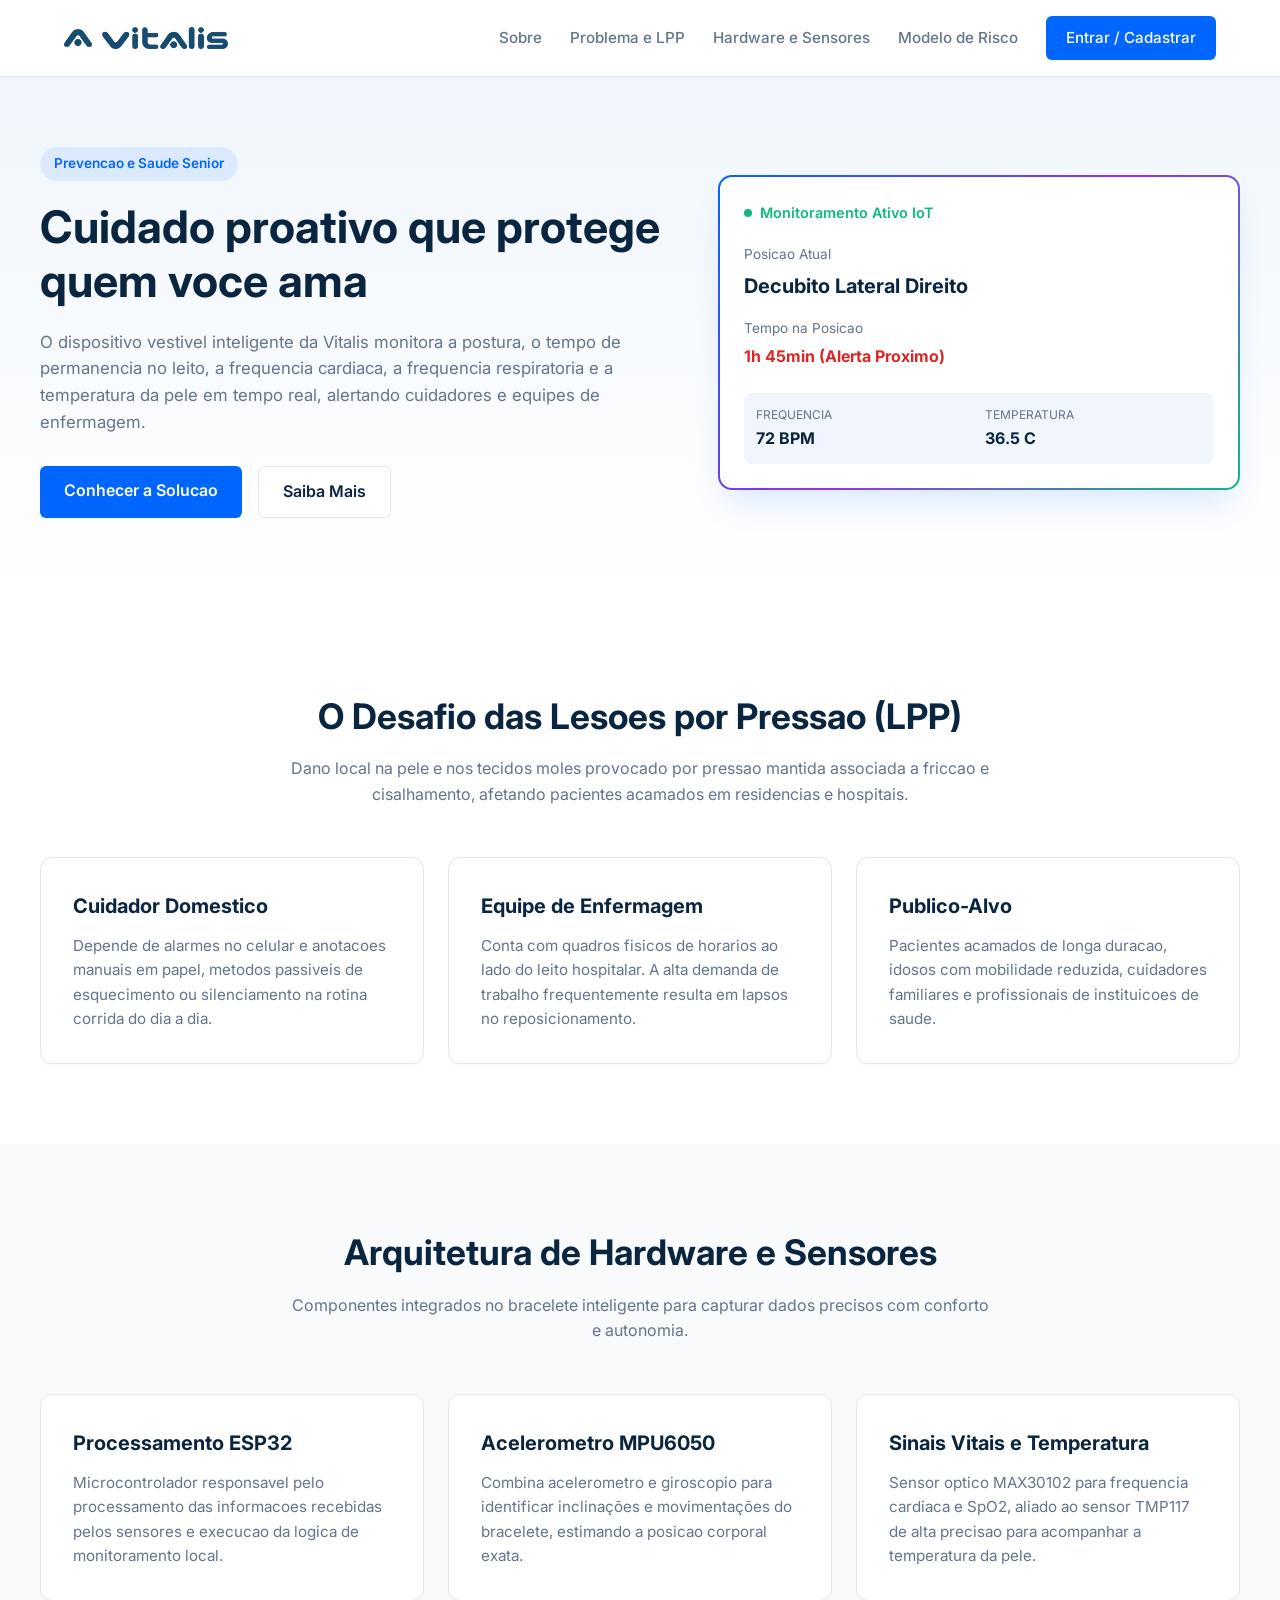
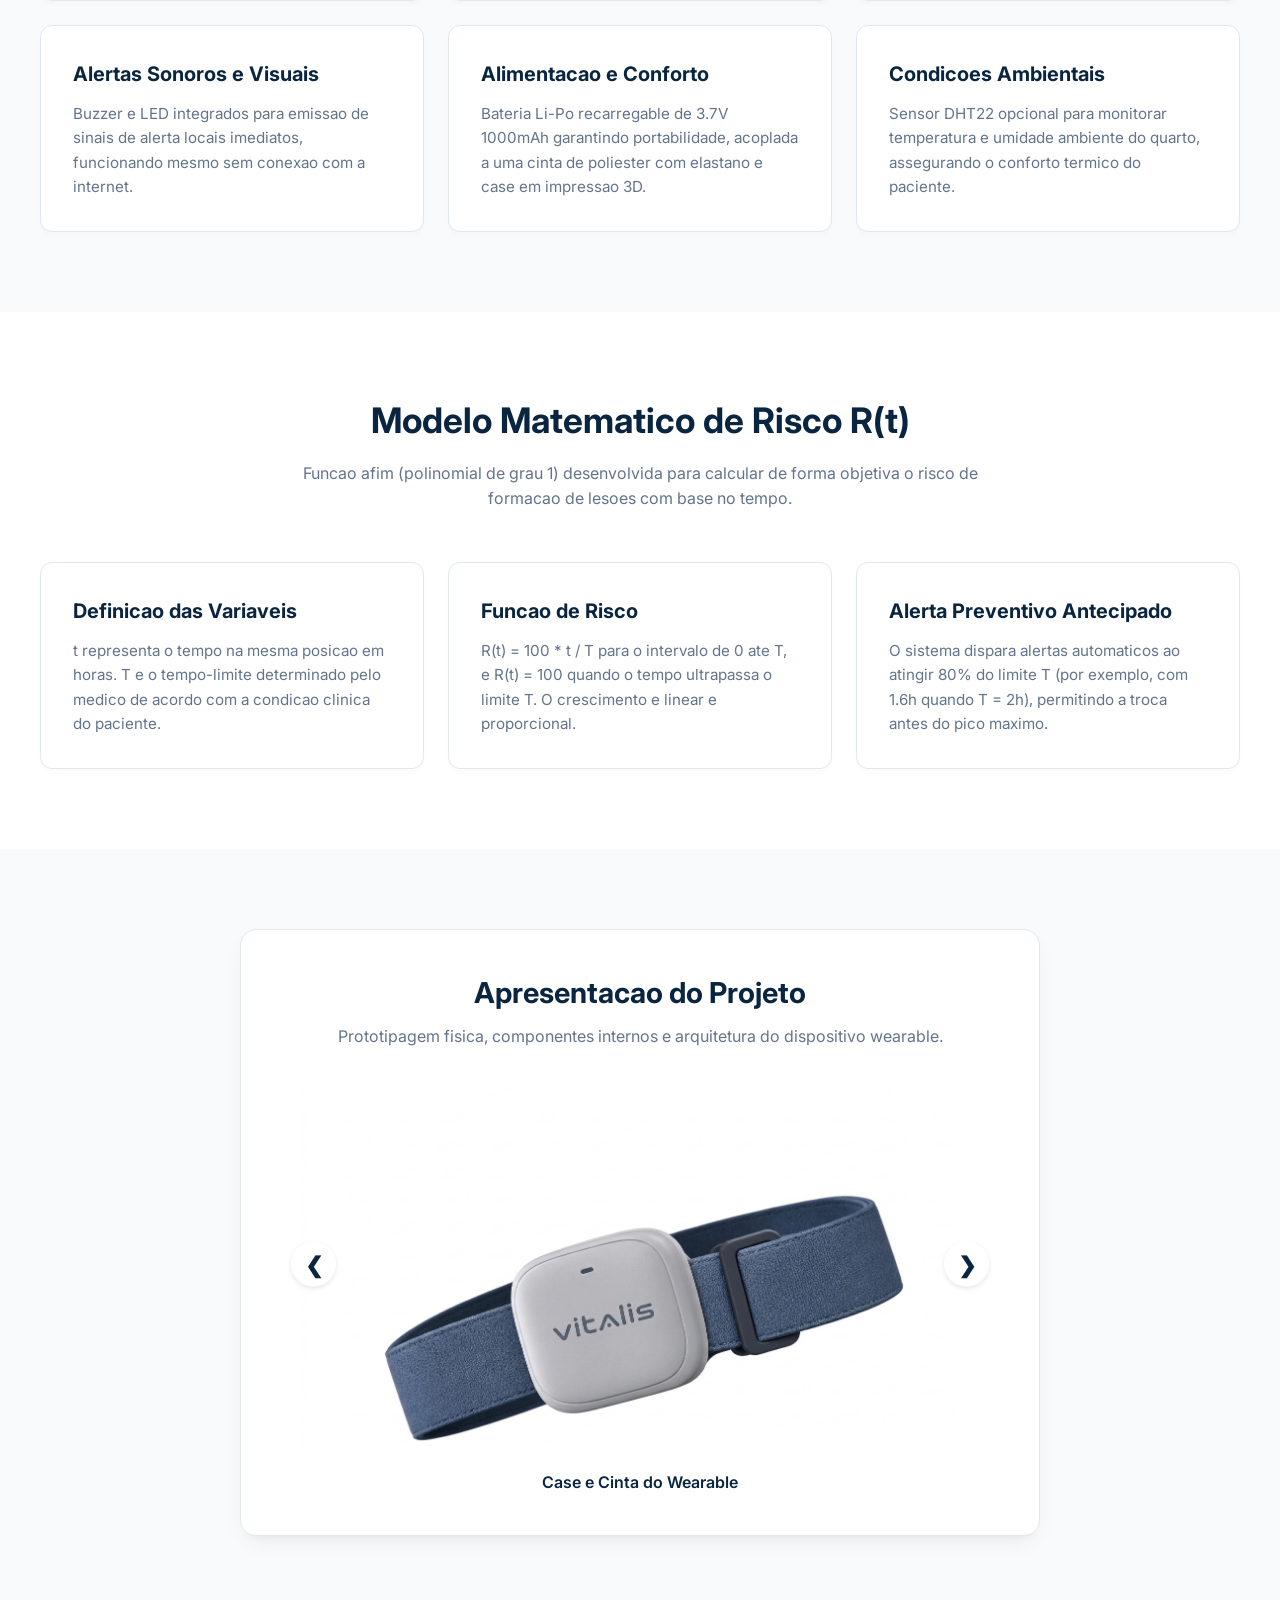
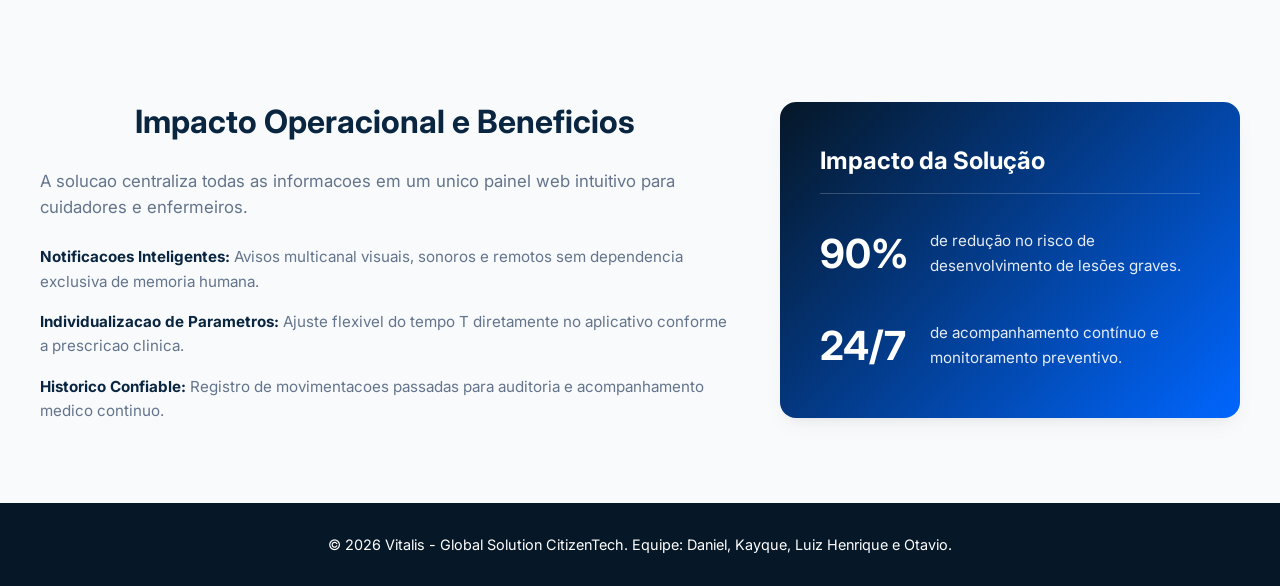
<file: index.html>
<!DOCTYPE html>
<html lang="pt-BR">
<head>
    <meta charset="UTF-8">
    <meta name="viewport" content="width=device-width, initial-scale=1.0">
    <title>Vitalis - Monitoramento Postural e Fisiologico</title>
    <link rel="stylesheet" href="css/style.css">
    <link rel="preconnect" href="https://fonts.googleapis.com">
    <link rel="preconnect" href="https://fonts.gstatic.com" crossorigin>
    <link href="https://fonts.googleapis.com/css2?family=Inter:wght@300;400;500;600;700&display=swap" rel="stylesheet">
</head>
<body>

    <header class="header">
        <div class="header-container">
            <div class="logo-container">
                <img src="img/vitalis-simbolo-azul-escuro.png" alt="Simbolo Vitalis" class="simbolo">
                <img src="img/vitalis-logo-azul-escuro.png" alt="Logotipo Vitalis" class="logo">
            </div>
            <nav class="nav-menu" id="navMenu">
                <a href="#sobre">Sobre</a>
                <a href="#problema">Problema e LPP</a>
                <a href="#tecnologia">Hardware e Sensores</a>
                <a href="#modelo-matematico">Modelo de Risco</a>
                <a href="login/login.html" class="btn-nav-primary">Entrar / Cadastrar</a>
            </nav>
            <div class="menu-toggle" id="menuToggle">
                <span></span>
                <span></span>
                <span></span>
            </div>
        </div>
    </header>

    <main>
        <section class="hero-section" id="sobre">
            <div class="hero-container">
                <div class="hero-text">
                    <span class="badge-tag">Prevencao e Saude Senior</span>
                    <h1>Cuidado proativo que protege quem voce ama</h1>
                    <p>O dispositivo vestivel inteligente da Vitalis monitora a postura, o tempo de permanencia no leito, a frequencia cardiaca, a frequencia respiratoria e a temperatura da pele em tempo real, alertando cuidadores e equipes de enfermagem.</p>
                    <div class="hero-buttons">
                        <a href="login/cadastro.html" class="btn-primary">Conhecer a Solucao</a>
                        <a href="#problema" class="btn-secondary">Saiba Mais</a>
                    </div>
                </div>

                <div class="hero-card-preview">
                    <div class="live-card-wrapper">
                        <div class="live-card">
                            <div class="live-header">
                                <span class="status-dot"></span> Monitoramento Ativo IoT
                            </div>
                            <div class="live-body">
                                <span class="live-label">Posicao Atual</span>
                                <span class="live-value">Decubito Lateral Direito</span>
                                
                                <span class="live-label tempo-margin">Tempo na Posicao</span>
                                <span class="live-alert">1h 45min (Alerta Proximo)</span>

                                <div class="live-metrics-grid">
                                    <div class="metric-box">
                                        <span class="metric-title">Frequencia</span>
                                        <span class="metric-val">72 BPM</span>
                                    </div>
                                    <div class="metric-box">
                                        <span class="metric-title">Temperatura</span>
                                        <span class="metric-val">36.5 C</span>
                                    </div>
                                </div>
                            </div>
                        </div>
                    </div>
                </div>
            </div>
        </section>

        <section class="secao-padrao" id="problema">
            <div class="container">
                <h2>O Desafio das Lesoes por Pressao (LPP)</h2>
                <p class="section-desc">Dano local na pele e nos tecidos moles provocado por pressao mantida associada a friccao e cisalhamento, afetando pacientes acamados em residencias e hospitais.</p>

                <div class="cards-grid">
                    <div class="card">
                        <h3>Cuidador Domestico</h3>
                        <p>Depende de alarmes no celular e anotacoes manuais em papel, metodos passiveis de esquecimento ou silenciamento na rotina corrida do dia a dia.</p>
                    </div>
                    <div class="card">
                        <h3>Equipe de Enfermagem</h3>
                        <p>Conta com quadros fisicos de horarios ao lado do leito hospitalar. A alta demanda de trabalho frequentemente resulta em lapsos no reposicionamento.</p>
                    </div>
                    <div class="card">
                        <h3>Publico-Alvo</h3>
                        <p>Pacientes acamados de longa duracao, idosos com mobilidade reduzida, cuidadores familiares e profissionais de instituicoes de saude.</p>
                    </div>
                </div>
            </div>
        </section>

        <section class="secao-padrao alt-bg" id="tecnologia">
            <div class="container">
                <h2>Arquitetura de Hardware e Sensores</h2>
                <p class="section-desc">Componentes integrados no bracelete inteligente para capturar dados precisos com conforto e autonomia.</p>

                <div class="cards-grid">
                    <div class="card">
                        <h3>Processamento ESP32</h3>
                        <p>Microcontrolador responsavel pelo processamento das informacoes recebidas pelos sensores e execucao da logica de monitoramento local.</p>
                    </div>
                    <div class="card">
                        <h3>Acelerometro MPU6050</h3>
                        <p>Combina acelerometro e giroscopio para identificar inclinações e movimentações do bracelete, estimando a posicao corporal exata.</p>
                    </div>
                    <div class="card">
                        <h3>Sinais Vitais e Temperatura</h3>
                        <p>Sensor optico MAX30102 para frequencia cardiaca e SpO2, aliado ao sensor TMP117 de alta precisao para acompanhar a temperatura da pele.</p>
                    </div>
                    <div class="card">
                        <h3>Alertas Sonoros e Visuais</h3>
                        <p>Buzzer e LED integrados para emissao de sinais de alerta locais imediatos, funcionando mesmo sem conexao com a internet.</p>
                    </div>
                    <div class="card">
                        <h3>Alimentacao e Conforto</h3>
                        <p>Bateria Li-Po recarregable de 3.7V 1000mAh garantindo portabilidade, acoplada a uma cinta de poliester com elastano e case em impressao 3D.</p>
                    </div>
                    <div class="card">
                        <h3>Condicoes Ambientais</h3>
                        <p>Sensor DHT22 opcional para monitorar temperatura e umidade ambiente do quarto, assegurando o conforto termico do paciente.</p>
                    </div>
                </div>
            </div>
        </section>

        <section class="secao-padrao" id="modelo-matematico">
            <div class="container">
                <h2>Modelo Matematico de Risco R(t)</h2>
                <p class="section-desc">Funcao afim (polinomial de grau 1) desenvolvida para calcular de forma objetiva o risco de formacao de lesoes com base no tempo.</p>

                <div class="cards-grid">
                    <div class="card">
                        <h3>Definicao das Variaveis</h3>
                        <p>t representa o tempo na mesma posicao em horas. T e o tempo-limite determinado pelo medico de acordo com a condicao clinica do paciente.</p>
                    </div>
                    <div class="card">
                        <h3>Funcao de Risco</h3>
                        <p>R(t) = 100 * t / T para o intervalo de 0 ate T, e R(t) = 100 quando o tempo ultrapassa o limite T. O crescimento e linear e proporcional.</p>
                    </div>
                    <div class="card">
                        <h3>Alerta Preventivo Antecipado</h3>
                        <p>O sistema dispara alertas automaticos ao atingir 80% do limite T (por exemplo, com 1.6h quando T = 2h), permitindo a troca antes do pico maximo.</p>
                    </div>
                </div>
            </div>
        </section>


        <section class="secao-slideshow" id="slideshow-secao">
            <div class="slideshow-container">
                <h2>Apresentacao do Projeto</h2>
                <p>Prototipagem fisica, componentes internos e arquitetura do dispositivo wearable.</p>
                
                <div class="slider">
                    <div class="slide fade">
                        <img src="img/case.png" alt="Case e cinta do dispositivo Vitalis">
                        <div class="slide-caption">Case e Cinta do Wearable</div>
                    </div>
                    
                    <div class="slide fade">
                        <img src="img/projeto-desconstruido.png" alt="Visao explosida dos componentes internos do dispositivo">
                        <div class="slide-caption">Arquitetura Interna e Componentes</div>
                    </div>

                    <div class="slide fade">
                        <img src="img/vitalis-pratica.png" alt="Vitalis na pratica">
                        <div class="slide-caption">Vitalis posicionado corretamente</div>
                    </div>

                    <a class="prev" onclick="mudarSlide(-1)">&#10094;</a>
                    <a class="next" onclick="mudarSlide(1)">&#10095;</a>
                </div>
            </div>
        </section>


        <section class="secao-padrao alt-bg">
            <div class="container action-container">
                <div class="action-text">
                    <h2>Impacto Operacional e Beneficios</h2>
                    <p class="action-lead">A solucao centraliza todas as informacoes em um unico painel web intuitivo para cuidadores e enfermeiros.</p>
                    
                    <ul class="action-list">
                        <li><strong>Notificacoes Inteligentes:</strong> Avisos multicanal visuais, sonoros e remotos sem dependencia exclusiva de memoria humana.</li>
                        <li><strong>Individualizacao de Parametros:</strong> Ajuste flexivel do tempo T diretamente no aplicativo conforme a prescricao clinica.</li>
                        <li><strong>Historico Confiable:</strong> Registro de movimentacoes passadas para auditoria e acompanhamento medico continuo.</li>
                    </ul>
                </div>

                <div class="detalhes-box-destaque">
                    <h3>Impacto da Solução</h3>
                    <div class="stat-item">
                        <span class="stat-num">90%</span>
                        <span class="stat-desc">de redução no risco de desenvolvimento de lesões graves.</span>
                    </div>
                    <div class="stat-item">
                        <span class="stat-num">24/7</span>
                        <span class="stat-desc">de acompanhamento contínuo e monitoramento preventivo.</span>
                    </div>
                </div>
            </div>
        </section>
    </main>

    <footer class="footer">
        <div class="container">
            <p>&copy; 2026 Vitalis - Global Solution CitizenTech. Equipe: Daniel, Kayque, Luiz Henrique e Otavio.</p>
        </div>
    </footer>

    <script src="js/main.js"></script>
</body>
</html>
</file>
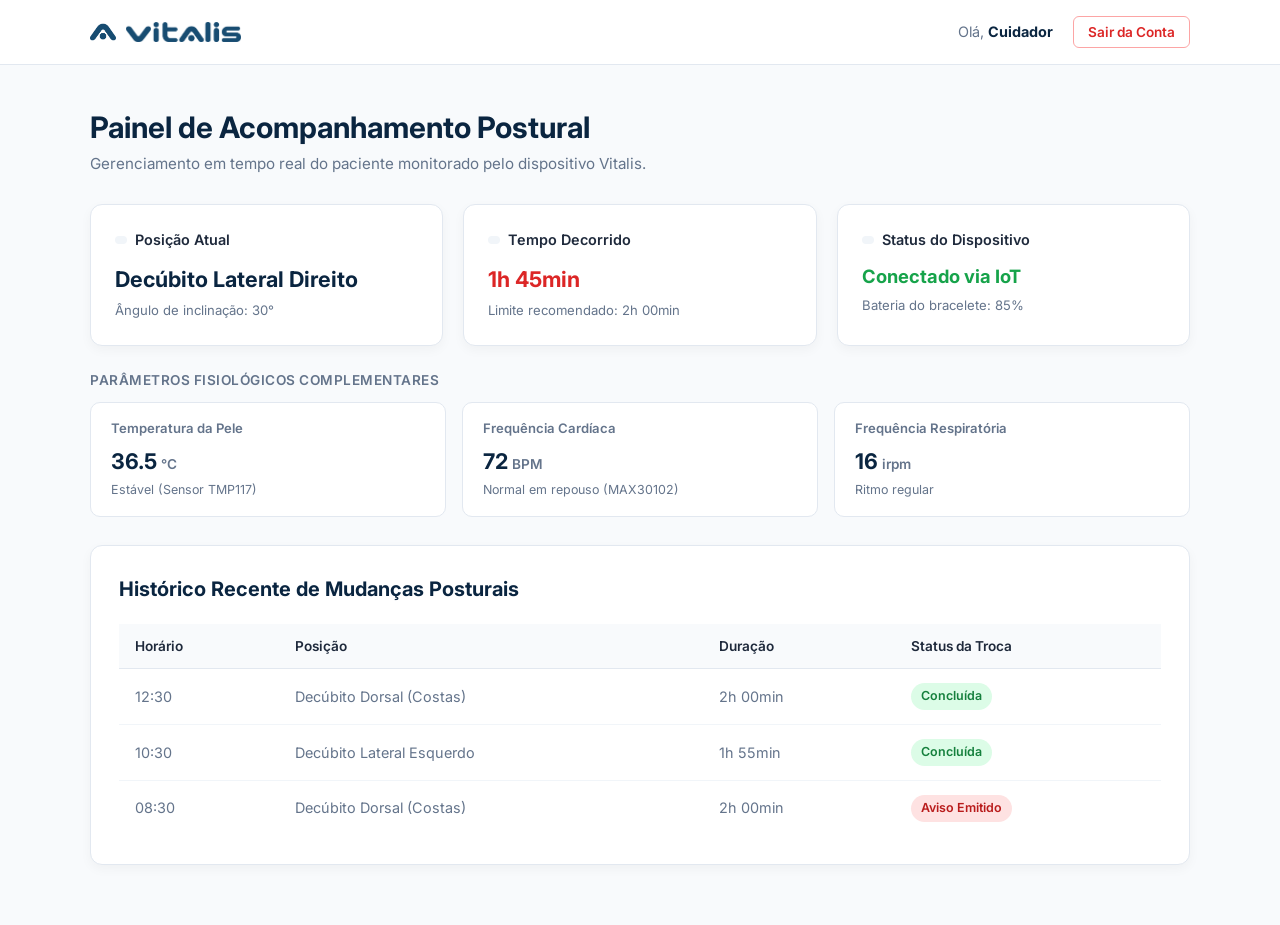
<file: dashboard/dashboard.html>
<!DOCTYPE html>
<html lang="pt-BR">
<head>
    <meta charset="UTF-8">
    <meta name="viewport" content="width=device-width, initial-scale=1.0">
    <title>Vitalis - Painel de Acompanhamento</title>
    <link rel="stylesheet" href="dashboard.css">
    <link rel="preconnect" href="https://fonts.googleapis.com">
    <link rel="preconnect" href="https://fonts.gstatic.com" crossorigin>
    <link href="https://fonts.googleapis.com/css2?family=Inter:wght@300;400;500;600;700&display=swap" rel="stylesheet">
</head>
<body>

    <header class="header">
        <div class="header-container">
            <div class="logo-container">
                <img src="../img/vitalis-simbolo-azul-escuro.png" alt="Simbolo Vitalis" class="simbolo">
                <img src="../img/vitalis-logo-azul-escuro.png" alt="Logotipo Vitalis" class="logo">
            </div>
            <div class="user-actions">
                <span class="user-greeting">Olá, <strong id="nomeUsuario">Cuidador</strong></span>
                <button id="btnSair" class="btn-logout">Sair da Conta</button>
            </div>
        </div>
    </header>

    <main class="dashboard-main">
        <div class="container">
            <div class="page-header">
                <h1>Painel de Acompanhamento Postural</h1>
                <p>Gerenciamento em tempo real do paciente monitorado pelo dispositivo Vitalis.</p>
            </div>

            <div class="primary-cards-grid">
                <div class="status-card">
                    <div class="card-title">
                        <span class="dot-indicator"></span> Posição Atual
                    </div>
                    <div class="card-value">Decúbito Lateral Direito</div>
                    <div class="card-sub">Ângulo de inclinação: 30°</div>
                </div>

                <div class="status-card">
                    <div class="card-title">
                        <span class="dot-indicator"></span> Tempo Decorrido
                    </div>
                    <div class="card-value text-red">1h 45min</div>
                    <div class="card-sub">Limite recomendado: 2h 00min</div>
                </div>

                <div class="status-card">
                    <div class="card-title">
                        <span class="dot-indicator"></span> Status do Dispositivo
                    </div>
                    <div class="card-value text-green">Conectado via IoT</div>
                    <div class="card-sub">Bateria do bracelete: 85%</div>
                </div>
            </div>

            <div class="secondary-vitals-section">
                <h2 class="secondary-title">Parâmetros Fisiológicos Complementares</h2>
                <div class="secondary-cards-grid">
                    <div class="vital-card">
                        <span class="vital-label">Temperatura da Pele</span>
                        <div class="vital-reading">
                            <span class="vital-number">36.5</span>
                            <span class="vital-unit">°C</span>
                        </div>
                        <span class="vital-status">Estável (Sensor TMP117)</span>
                    </div>

                    <div class="vital-card">
                        <span class="vital-label">Frequência Cardíaca</span>
                        <div class="vital-reading">
                            <span class="vital-number">72</span>
                            <span class="vital-unit">BPM</span>
                        </div>
                        <span class="vital-status">Normal em repouso (MAX30102)</span>
                    </div>

                    <div class="vital-card">
                        <span class="vital-label">Frequência Respiratória</span>
                        <div class="vital-reading">
                            <span class="vital-number">16</span>
                            <span class="vital-unit">irpm</span>
                        </div>
                        <span class="vital-status">Ritmo regular</span>
                    </div>
                </div>
            </div>

            <div class="history-card">
                <h2>Histórico Recente de Mudanças Posturais</h2>
                <div class="table-responsive">
                    <table class="history-table">
                        <thead>
                            <tr>
                                <th>Horário</th>
                                <th>Posição</th>
                                <th>Duração</th>
                                <th>Status da Troca</th>
                            </tr>
                        </thead>
                        <tbody>
                            <tr>
                                <td>12:30</td>
                                <td>Decúbito Dorsal (Costas)</td>
                                <td>2h 00min</td>
                                <td><span class="badge badge-success">Concluída</span></td>
                            </tr>
                            <tr>
                                <td>10:30</td>
                                <td>Decúbito Lateral Esquerdo</td>
                                <td>1h 55min</td>
                                <td><span class="badge badge-success">Concluída</span></td>
                            </tr>
                            <tr>
                                <td>08:30</td>
                                <td>Decúbito Dorsal (Costas)</td>
                                <td>2h 00min</td>
                                <td><span class="badge badge-warning">Aviso Emitido</span></td>
                            </tr>
                        </tbody>
                    </table>
                </div>
            </div>
        </div>
    </main>

    <script src="../auth/auth.js"></script>
</body>
</html>
</file>
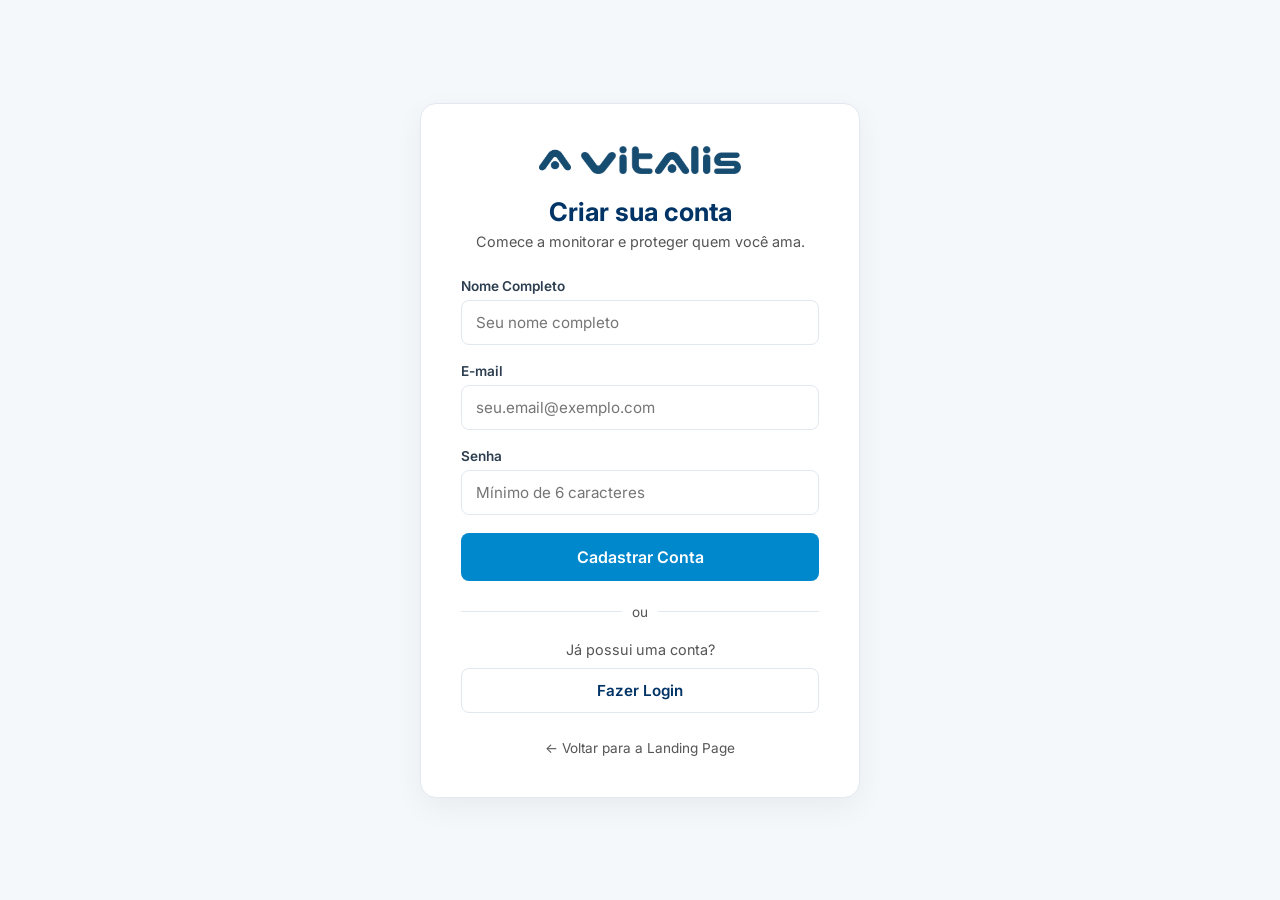
<file: login/cadastro.html>
<!DOCTYPE html>
<html lang="pt-BR">
<head>
    <meta charset="UTF-8">
    <meta name="viewport" content="width=device-width, initial-scale=1.0">
    <title>Vitalis - Criar Nova Conta</title>
    <link rel="stylesheet" href="login.css">
    <link rel="preconnect" href="https://fonts.googleapis.com">
    <link rel="preconnect" href="https://fonts.gstatic.com" crossorigin>
    <link href="https://fonts.googleapis.com/css2?family=Inter:wght@300;400;600;700&display=swap" rel="stylesheet">
</head>
<body>

    <main class="auth-container">
        <div class="auth-header">
            <a href="../index.html" class="logo-link">
                <img src="../img/vitalis-simbolo-azul-escuro.png" alt="Símbolo Vitalis" class="simbolo">
                <img src="../img/vitalis-logo-azul-escuro.png" alt="Logotipo Vitalis" class="logo">
            </a>
            <h2>Criar sua conta</h2>
            <p>Comece a monitorar e proteger quem você ama.</p>
        </div>

        
        <form class="auth-form" id="form-cadastro">
            <div class="form-group">
                <label for="nome">Nome Completo</label>
                <input type="text" id="nome" name="nome" placeholder="Seu nome completo" required>
            </div>

            <div class="form-group">
                <label for="email">E-mail</label>
                <input type="email" id="email" name="email" placeholder="seu.email@exemplo.com" required>
            </div>

            <div class="form-group">
                <label for="password">Senha</label>
                <input type="password" id="password" name="password" placeholder="Mínimo de 6 caracteres" required>
            </div>

            <button type="submit" class="btn-auth-primary">Cadastrar Conta</button>
        </form>

        <div class="auth-divider">
            <span>ou</span>
        </div>

        <div class="auth-footer">
            <p>Já possui uma conta?</p>
            <a href="login.html" class="btn-auth-secondary">Fazer Login</a>
        </div>

        <div class="back-home">
            <a href="../index.html">← Voltar para a Landing Page</a>
        </div>
    </main>

    
    <script src="../auth/auth.js"></script>
</body>
</html>
</file>
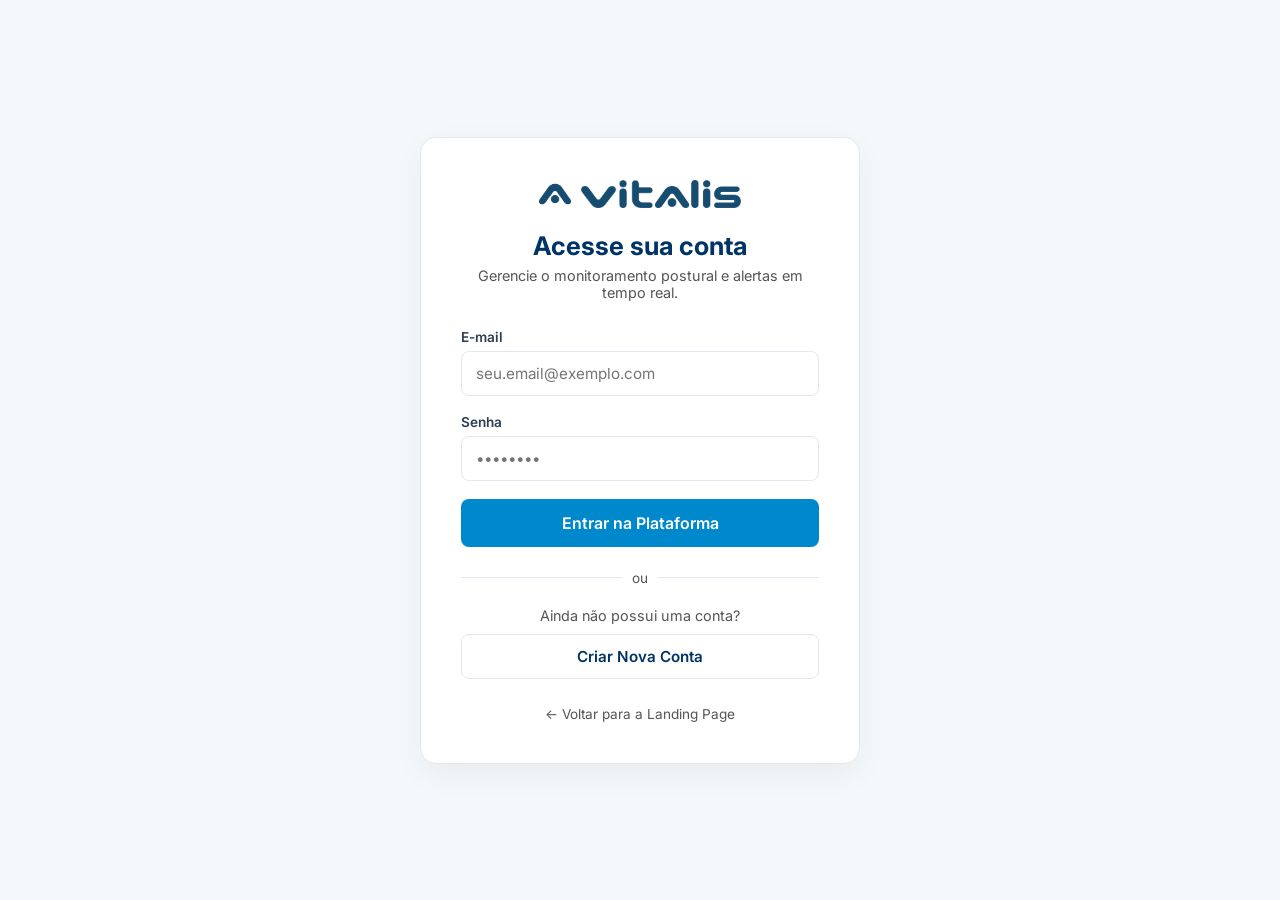
<file: login/login.html>
<!DOCTYPE html>
<html lang="pt-BR">
<head>
    <meta charset="UTF-8">
    <meta name="viewport" content="width=device-width, initial-scale=1.0">
    <title>Vitalis - Entrar na Conta</title>
    <link rel="stylesheet" href="login.css">
    <link rel="preconnect" href="https://fonts.googleapis.com">
    <link rel="preconnect" href="https://fonts.gstatic.com" crossorigin>
    <link href="https://fonts.googleapis.com/css2?family=Inter:wght@300;400;600;700&display=swap" rel="stylesheet">
</head>
<body>

    <main class="auth-container">
        <div class="auth-header">
            <a href="../index.html" class="logo-link">
                <img src="../img/vitalis-simbolo-azul-escuro.png" alt="Símbolo Vitalis" class="simbolo">
                <img src="../img/vitalis-logo-azul-escuro.png" alt="Logotipo Vitalis" class="logo">
            </a>
            <h2>Acesse sua conta</h2>
            <p>Gerencie o monitoramento postural e alertas em tempo real.</p>
        </div>

        
        <form class="auth-form" id="form-login">
            <div class="form-group">
                <label for="email">E-mail</label>
                <input type="email" id="email" name="email" placeholder="seu.email@exemplo.com" required>
            </div>

            <div class="form-group">
                <label for="password">Senha</label>
                <input type="password" id="password" name="password" placeholder="••••••••" required>
            </div>

            <button type="submit" class="btn-auth-primary">Entrar na Plataforma</button>
        </form>

        <div class="auth-divider">
            <span>ou</span>
        </div>

        <div class="auth-footer">
            <p>Ainda não possui uma conta?</p>
            <a href="cadastro.html" class="btn-auth-secondary">Criar Nova Conta</a>
        </div>

        <div class="back-home">
            <a href="../index.html">← Voltar para a Landing Page</a>
        </div>
    </main>

    <script src="../auth/auth.js"></script>
</body>
</html>
</file>
<file: css/style.css>
:root {
    --primary-blue: #0A2540;
    --dark-blue: #061727;
    --accent-blue: #0066FF;
    --light-bg: #F0F6FC;
    --alt-bg: #F8FAFC;
    --border-color: #E2E8F0;
    --text-dark: #1E293B;
    --text-gray: #64748B;
    --accent-red: #DC2626;
    --success-green: #10B981;
    --shadow: 0 10px 25px -5px rgba(0, 0, 0, 0.05), 0 8px 10px -6px rgba(0, 0, 0, 0.05);
}

* {
    margin: 0;
    padding: 0;
    box-sizing: border-box;
    font-family: 'Inter', sans-serif;
}

body {
    background-color: #FFFFFF;
    color: var(--text-dark);
    line-height: 1.6;
}

.header {
    background: #FFFFFF;
    border-bottom: 1px solid var(--border-color);
    position: sticky;
    top: 0;
    z-index: 1000;
}

.header-container {
    max-width: 1200px;
    margin: 0 auto;
    padding: 16px 24px;
    display: flex;
    justify-content: space-between;
    align-items: center;
}

.logo-container {
    display: flex;
    align-items: center;
    gap: 10px;
}

.logo-container .simbolo {
    height: 28px;
    width: auto;
    object-fit: contain;
}

.logo-container .logo {
    height: 22px;
    width: auto;
    object-fit: contain;
}

.nav-menu {
    display: flex;
    align-items: center;
    gap: 28px;
}

.nav-menu a {
    text-decoration: none;
    color: var(--text-gray);
    font-weight: 500;
    font-size: 0.95rem;
    transition: color 0.2s;
}

.nav-menu a:hover {
    color: var(--primary-blue);
}

.btn-nav-primary {
    background-color: var(--accent-blue);
    color: #FFFFFF !important;
    padding: 10px 20px;
    border-radius: 6px;
    font-weight: 600;
}

.btn-nav-primary:hover {
    background-color: #0051cc;
}

.menu-toggle {
    display: none;
    flex-direction: column;
    gap: 5px;
    cursor: pointer;
}

.menu-toggle span {
    width: 25px;
    height: 3px;
    background-color: var(--primary-blue);
    border-radius: 2px;
}

.hero-section {
    padding: 70px 24px 90px 24px;
    background: linear-gradient(180deg, var(--light-bg) 0%, #FFFFFF 100%);
}

.hero-container {
    max-width: 1200px;
    margin: 0 auto;
    display: grid;
    grid-template-columns: 1.1fr 0.9fr;
    gap: 40px;
    align-items: center;
}

.badge-tag {
    display: inline-block;
    background-color: #DBEAFE;
    color: var(--accent-blue);
    padding: 6px 14px;
    border-radius: 20px;
    font-size: 0.85rem;
    font-weight: 600;
    margin-bottom: 20px;
}

.hero-text h1 {
    font-size: 2.8rem;
    color: var(--primary-blue);
    font-weight: 700;
    line-height: 1.2;
    margin-bottom: 20px;
}

.hero-text p {
    font-size: 1.05rem;
    color: var(--text-gray);
    margin-bottom: 30px;
}

.hero-buttons {
    display: flex;
    gap: 16px;
}

.btn-primary, .btn-secondary {
    padding: 12px 24px;
    border-radius: 6px;
    font-weight: 600;
    text-decoration: none;
    transition: all 0.2s;
}

.btn-primary {
    background-color: var(--accent-blue);
    color: #FFFFFF;
}

.btn-primary:hover {
    background-color: #0051cc;
}

.btn-secondary {
    background-color: #FFFFFF;
    color: var(--primary-blue);
    border: 1px solid var(--border-color);
}

.btn-secondary:hover {
    background-color: var(--alt-bg);
}

.live-card-wrapper {
    position: relative;
    padding: 2px;
    background: linear-gradient(135deg, var(--accent-blue), #9333EA, var(--success-green));
    border-radius: 14px;
    box-shadow: 0 20px 35px -10px rgba(0, 102, 255, 0.15);
}

.live-card {
    background: #FFFFFF;
    border-radius: 12px;
    padding: 24px;
}

.live-header {
    display: flex;
    align-items: center;
    gap: 8px;
    color: var(--success-green);
    font-weight: 600;
    font-size: 0.9rem;
    margin-bottom: 20px;
}

.status-dot {
    width: 8px;
    height: 8px;
    background-color: var(--success-green);
    border-radius: 50%;
}

.live-label {
    display: block;
    font-size: 0.85rem;
    color: var(--text-gray);
    margin-bottom: 4px;
}

.live-value {
    display: block;
    font-size: 1.25rem;
    font-weight: 700;
    color: var(--primary-blue);
    margin-bottom: 16px;
}

.tempo-margin {
    margin-top: 12px;
}

.live-alert {
    display: block;
    font-size: 1rem;
    font-weight: 700;
    color: var(--accent-red);
    margin-bottom: 24px;
}

.live-metrics-grid {
    display: grid;
    grid-template-columns: 1fr 1fr;
    gap: 12px;
    background-color: var(--light-bg);
    padding: 12px;
    border-radius: 8px;
}

.metric-title {
    display: block;
    font-size: 0.75rem;
    color: var(--text-gray);
    text-transform: uppercase;
    margin-bottom: 2px;
}

.metric-val {
    font-size: 1rem;
    font-weight: 700;
    color: var(--primary-blue);
}

.secao-padrao {
    padding: 80px 24px;
    background-color: #FFFFFF;
}

.alt-bg {
    background-color: var(--alt-bg);
}

.container {
    max-width: 1200px;
    margin: 0 auto;
}

.secao-padrao h2 {
    text-align: center;
    font-size: 2.2rem;
    color: var(--primary-blue);
    margin-bottom: 12px;
}

.section-desc {
    text-align: center;
    color: var(--text-gray);
    max-width: 700px;
    margin: 0 auto 50px auto;
    font-size: 1rem;
}

.cards-grid {
    display: grid;
    grid-template-columns: repeat(auto-fit, minmax(350px, 1fr));
    gap: 24px;
}

.card {
    background: #FFFFFF;
    border: 1px solid var(--border-color);
    border-radius: 12px;
    padding: 32px;
    box-shadow: 0 4px 6px -1px rgba(0, 0, 0, 0.02);
}

.card h3 {
    color: var(--primary-blue);
    font-size: 1.25rem;
    margin-bottom: 12px;
}

.card p {
    color: var(--text-gray);
    font-size: 0.95rem;
}

.action-container {
    display: grid;
    grid-template-columns: 1.2fr 0.8fr;
    gap: 50px;
    align-items: center;
}

.action-text h2 {
    font-size: 2rem;
    color: var(--primary-blue);
    margin-bottom: 20px;
}

.action-lead {
    color: var(--text-gray);
    margin-bottom: 24px;
    font-size: 1.05rem;
}

.action-list {
    list-style: none;
    display: flex;
    flex-direction: column;
    gap: 16px;
}

.action-list li {
    color: var(--text-gray);
    font-size: 0.95rem;
}

.action-list li strong {
    color: var(--primary-blue);
}

.impact-box {
    background-color: var(--accent-blue);
    color: #FFFFFF;
    border-radius: 12px;
    padding: 40px;
    box-shadow: var(--shadow);
}

.impact-box h3 {
    font-size: 1.5rem;
    margin-bottom: 30px;
}

.impact-stat {
    margin-bottom: 24px;
}

.stat-number {
    display: block;
    font-size: 2.8rem;
    font-weight: 700;
    line-height: 1;
    margin-bottom: 8px;
}

.stat-text {
    font-size: 0.95rem;
    opacity: 0.9;
}

.footer {
    background: var(--dark-blue);
    color: #FFFFFF;
    text-align: center;
    padding: 30px 24px;
    font-size: 0.9rem;
}

@media (max-width: 968px) {
    .hero-container, .action-container {
        grid-template-columns: 1fr;
    }
    .hero-text h1 {
        font-size: 2.2rem;
    }
    .nav-menu {
        display: none;
    }
    .menu-toggle {
        display: flex;
    }
}

.detalhes-box-destaque {
    background: linear-gradient(135deg, var(--dark-blue) 0%,var(--accent-blue) 100%);
    color: #ffffff;
    border-radius: 16px;
    padding: 40px;
    display: flex;
    flex-direction: column;
    gap: 28px;
    box-shadow: var(--shadow);
}

.detalhes-box-destaque h3 {
    font-size: 1.5rem;
    border-bottom: 1px solid rgba(255, 255, 255, 0.2);
    padding-bottom: 12px;
}

.stat-item {
    display: flex;
    align-items: center;
    gap: 20px;
}

.stat-num {
    font-size: 2.5rem;
    font-weight: 700;
    min-width: 90px;
}

.stat-desc {
    font-size: 0.95rem;
    opacity: 0.9;
}

.secao-slideshow {
    padding: 80px 24px;
    text-align: center;
    background-color: var(--alt-bg);
}

.slideshow-container {
    max-width: 700px;
    margin: 0 auto;
    background: #FFFFFF;
    border: 1px solid var(--border-color);
    border-radius: 16px;
    padding: 40px;
    box-shadow: var(--shadow);
}

.slideshow-container {
    max-width: 800px;
    margin: 0 auto;
    background: #FFFFFF;
    border: 1px solid var(--border-color);
    border-radius: 16px;
    padding: 40px;
    box-shadow: var(--shadow);
}

.slideshow-container h2 {
    color: var(--primary-blue);
    margin-bottom: 8px;
    font-size: 1.8rem;
}

.slideshow-container p {
    color: var(--text-gray);
    margin-bottom: 25px;
}

.slider {
    position: relative;
    width: 100%;
}

.slide {
    display: none;
}

.slide img {
    width: 100%;
    max-height: 380px;
    height: auto;
    object-fit: contain;
    border-radius: 8px;
    margin: 0 auto;
    display: block;
}

.slide-caption {
    font-weight: 600;
    color: var(--primary-blue);
    margin-top: 15px;
    font-size: 1rem;
}

.prev, .next {
    cursor: pointer;
    position: absolute;
    top: 45%;
    transform: translateY(-50%);
    padding: 12px;
    color: var(--primary-blue);
    font-weight: bold;
    font-size: 1.4rem;
    transition: 0.3s;
    user-select: none;
    background: rgba(255, 255, 255, 0.8);
    border-radius: 50%;
    width: 45px;
    height: 45px;
    display: flex;
    align-items: center;
    justify-content: center;
    box-shadow: 0 2px 5px rgba(0,0,0,0.1);
}

.prev { left: 10px; }
.next { right: 10px; }

.prev:hover, .next:hover {
    background: var(--primary-blue);
    color: #FFFFFF;
}
</file>
<file: dashboard/dashboard.css>
:root {
    --primary-blue: #0A2540;
    --bg-page: #F8FAFC;
    --border-color: #E2E8F0;
    --text-dark: #1E293B;
    --text-gray: #64748B;
    --accent-red: #DC2626;
    --accent-green: #16A34A;
    --shadow-card: 0 4px 12px rgba(0, 0, 0, 0.04);
}

* {
    margin: 0;
    padding: 0;
    box-sizing: border-box;
    font-family: 'Inter', sans-serif;
}

body {
    background-color: var(--bg-page);
    color: var(--text-dark);
    line-height: 1.5;
}

.header {
    background: #FFFFFF;
    border-bottom: 1px solid var(--border-color);
    padding: 16px 24px;
}

.header-container {
    max-width: 1100px;
    margin: 0 auto;
    display: flex;
    justify-content: space-between;
    align-items: center;
}

.logo-container {
    display: flex;
    align-items: center;
    gap: 10px;
}

.logo-container .simbolo {
    height: 26px;
    width: auto;
}

.logo-container .logo {
    height: 20px;
    width: auto;
}

.user-actions {
    display: flex;
    align-items: center;
    gap: 20px;
}

.user-greeting {
    font-size: 0.9rem;
    color: var(--text-gray);
}

.user-greeting strong {
    color: var(--primary-blue);
}

.btn-logout {
    background: transparent;
    color: var(--accent-red);
    border: 1px solid #FCA5A5;
    padding: 7px 14px;
    border-radius: 6px;
    font-size: 0.85rem;
    font-weight: 600;
    cursor: pointer;
    transition: all 0.2s;
}

.btn-logout:hover {
    background: #FEF2F2;
}

.dashboard-main {
    padding: 40px 24px 60px 24px;
}

.container {
    max-width: 1100px;
    margin: 0 auto;
}

.page-header {
    margin-bottom: 28px;
}

.page-header h1 {
    font-size: 1.85rem;
    color: var(--primary-blue);
    font-weight: 700;
    margin-bottom: 4px;
}

.page-header p {
    color: var(--text-gray);
    font-size: 0.95rem;
}

.primary-cards-grid {
    display: grid;
    grid-template-columns: repeat(3, 1fr);
    gap: 20px;
    margin-bottom: 24px;
}

.status-card {
    background: #FFFFFF;
    border: 1px solid var(--border-color);
    border-radius: 12px;
    padding: 24px;
    box-shadow: var(--shadow-card);
}

.card-title {
    display: flex;
    align-items: center;
    gap: 8px;
    font-size: 0.9rem;
    font-weight: 600;
    color: var(--text-dark);
    margin-bottom: 12px;
}

.dot-indicator {
    width: 12px;
    height: 8px;
    background-color: #F1F5F9;
    border-radius: 4px;
}

.card-value {
    font-size: 1.35rem;
    font-weight: 700;
    color: var(--primary-blue);
    margin-bottom: 6px;
}

.text-red {
    color: var(--accent-red);
}

.text-green {
    color: var(--accent-green);
    font-size: 1.15rem;
}

.card-sub {
    font-size: 0.82rem;
    color: var(--text-gray);
}

.secondary-vitals-section {
    margin-bottom: 28px;
}

.secondary-title {
    font-size: 0.85rem;
    text-transform: uppercase;
    letter-spacing: 0.5px;
    color: var(--text-gray);
    font-weight: 600;
    margin-bottom: 12px;
}

.secondary-cards-grid {
    display: grid;
    grid-template-columns: repeat(3, 1fr);
    gap: 16px;
}

.vital-card {
    background: #FFFFFF;
    border: 1px solid var(--border-color);
    border-radius: 10px;
    padding: 16px 20px;
    display: flex;
    flex-direction: column;
    justify-content: space-between;
}

.vital-label {
    font-size: 0.82rem;
    font-weight: 600;
    color: var(--text-gray);
    margin-bottom: 6px;
}

.vital-reading {
    display: flex;
    align-items: baseline;
    gap: 4px;
    margin-bottom: 4px;
}

.vital-number {
    font-size: 1.35rem;
    font-weight: 700;
    color: var(--primary-blue);
}

.vital-unit {
    font-size: 0.85rem;
    font-weight: 600;
    color: var(--text-gray);
}

.vital-status {
    font-size: 0.78rem;
    color: var(--text-gray);
}

.history-card {
    background: #FFFFFF;
    border: 1px solid var(--border-color);
    border-radius: 12px;
    padding: 28px;
    box-shadow: var(--shadow-card);
}

.history-card h2 {
    font-size: 1.25rem;
    color: var(--primary-blue);
    margin-bottom: 20px;
}

.table-responsive {
    overflow-x: auto;
}

.history-table {
    width: 100%;
    border-collapse: collapse;
    text-align: left;
}

.history-table th {
    background-color: #F8FAFC;
    color: var(--text-dark);
    font-size: 0.85rem;
    font-weight: 600;
    padding: 12px 16px;
    border-bottom: 1px solid var(--border-color);
}

.history-table td {
    padding: 14px 16px;
    font-size: 0.9rem;
    color: var(--text-gray);
    border-bottom: 1px solid #F1F5F9;
}

.history-table tbody tr:last-child td {
    border-bottom: none;
}

.badge {
    display: inline-block;
    padding: 4px 10px;
    border-radius: 20px;
    font-size: 0.78rem;
    font-weight: 600;
}

.badge-success {
    background-color: #DCFCE7;
    color: #15803D;
}

.badge-warning {
    background-color: #FEE2E2;
    color: #B91C1C;
}

@media (max-width: 768px) {
    .primary-cards-grid,
    .secondary-cards-grid {
        grid-template-columns: 1fr;
    }
}
</file>
<file: login/login.css>
:root {
    --primary-blue: #0088cc;
    --dark-blue: #003366;
    --light-bg: #ffffff;
    --alt-bg: #f4f8fb;
    --accent-red: #e74c3c;
    --text-dark: #2c3e50;
    --text-gray: #555555;
    --border-color: #e2e8f0;
    --shadow: 0px 10px 30px rgba(0, 0, 0, 0.05);
}


* {
    margin: 0;
    padding: 0;
    box-sizing: border-box;
    font-family: 'Inter', Arial, sans-serif;
}

body {
    background-color: var(--alt-bg);
    min-height: 100vh;
    display: flex;
    justify-content: center;
    align-items: center;
    padding: 20px;
}


.auth-container {
    background: #ffffff;
    border: 1px solid var(--border-color);
    border-radius: 16px;
    padding: 40px;
    width: 100%;
    max-width: 440px;
    box-shadow: var(--shadow);
}

.auth-header {
    text-align: center;
    margin-bottom: 28px;
}

.auth-header .logo-link {
    display: inline-flex;
    align-items: center;
    gap: 10px;
    text-decoration: none;
    margin-bottom: 20px;
}

.auth-header .simbolo {
    height: 32px;
    width: auto;
}

.auth-header .logo {
    height: 28px;
    width: auto;
}

.auth-header h2 {
    color: var(--dark-blue);
    font-size: 1.6rem;
    margin-bottom: 6px;
}

.auth-header p {
    color: var(--text-gray);
    font-size: 0.9rem;
}


.auth-form {
    display: flex;
    flex-direction: column;
    gap: 18px;
}

.form-group {
    display: flex;
    flex-direction: column;
    gap: 6px;
}

.form-group label {
    font-size: 0.85rem;
    font-weight: 600;
    color: var(--text-dark);
}

.form-group input {
    padding: 12px 14px;
    border: 1px solid var(--border-color);
    border-radius: 8px;
    font-size: 0.95rem;
    outline: none;
    transition: border-color 0.2s;
}

.form-group input:focus {
    border-color: var(--primary-blue);
}

.form-options {
    display: flex;
    justify-content: space-between;
    align-items: center;
    font-size: 0.85rem;
    color: var(--text-gray);
}

.checkbox-container {
    display: flex;
    align-items: center;
    gap: 6px;
    cursor: pointer;
}

.forgot-link {
    color: var(--primary-blue);
    text-decoration: none;
    font-weight: 500;
}

.forgot-link:hover {
    text-decoration: underline;
}


.btn-auth-primary {
    background-color: var(--primary-blue);
    color: #ffffff;
    border: none;
    padding: 14px;
    border-radius: 8px;
    font-size: 1rem;
    font-weight: 600;
    cursor: pointer;
    transition: background-color 0.2s;
}

.btn-auth-primary:hover {
    background-color: var(--dark-blue);
}


.auth-divider {
    text-align: center;
    margin: 20px 0;
    position: relative;
}

.auth-divider::before {
    content: "";
    position: absolute;
    top: 50%;
    left: 0;
    width: 100%;
    height: 1px;
    background-color: var(--border-color);
    z-index: 1;
}

.auth-divider span {
    background-color: #ffffff;
    padding: 0 10px;
    color: var(--text-gray);
    font-size: 0.85rem;
    position: relative;
    z-index: 2;
}


.auth-footer {
    text-align: center;
    display: flex;
    flex-direction: column;
    gap: 10px;
}

.auth-footer p {
    font-size: 0.9rem;
    color: var(--text-gray);
}

.btn-auth-secondary {
    display: block;
    background-color: transparent;
    color: var(--dark-blue);
    border: 1px solid var(--border-color);
    padding: 12px;
    border-radius: 8px;
    text-decoration: none;
    font-weight: 600;
    font-size: 0.95rem;
    transition: background-color 0.2s;
}

.btn-auth-secondary:hover {
    background-color: var(--alt-bg);
}

.back-home {
    text-align: center;
    margin-top: 24px;
}

.back-home a {
    color: var(--text-gray);
    text-decoration: none;
    font-size: 0.85rem;
}

.back-home a:hover {
    color: var(--primary-blue);
}
</file>
